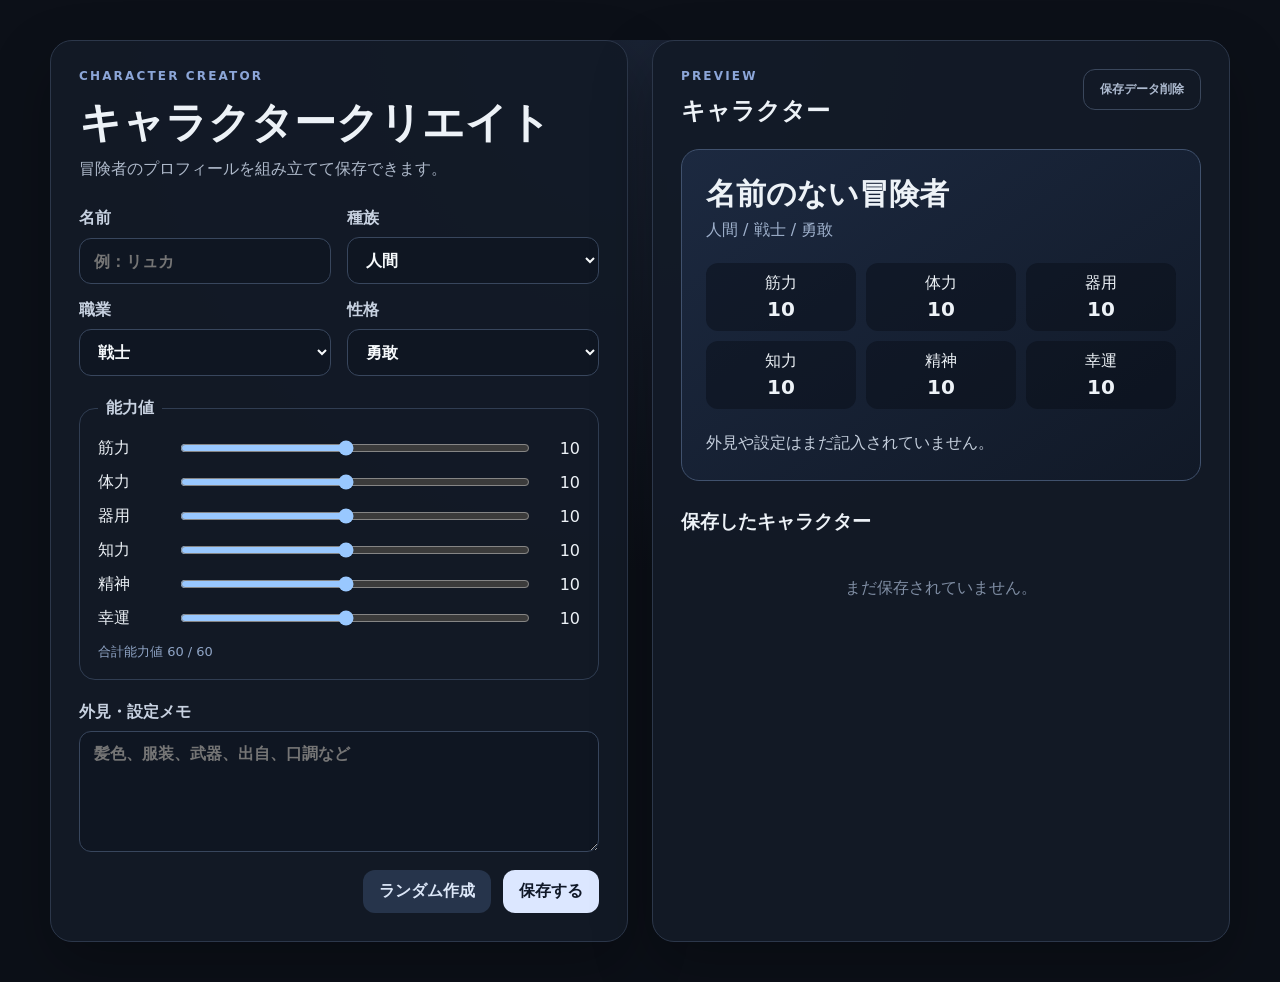
<file: index.html>
<!DOCTYPE html>
<html lang="ja">
<head>
  <meta charset="UTF-8" />
  <meta name="viewport" content="width=device-width, initial-scale=1.0" />
  <title>Character Creator</title>
  <link rel="stylesheet" href="style.css" />
</head>
<body>
  <main class="app-shell">
    <section class="panel creator-panel">
      <p class="eyebrow">CHARACTER CREATOR</p>
      <h1>キャラクタークリエイト</h1>
      <p class="lead">冒険者のプロフィールを組み立てて保存できます。</p>

      <form id="character-form">
        <div class="form-grid">
          <label>
            名前
            <input id="name" type="text" placeholder="例：リュカ" maxlength="30" required />
          </label>

          <label>
            種族
            <select id="race">
              <option>人間</option>
              <option>エルフ</option>
              <option>ドワーフ</option>
              <option>獣人</option>
              <option>竜人</option>
              <option>魔族</option>
            </select>
          </label>

          <label>
            職業
            <select id="job">
              <option>戦士</option>
              <option>騎士</option>
              <option>魔術師</option>
              <option>僧侶</option>
              <option>盗賊</option>
              <option>狩人</option>
              <option>錬金術師</option>
            </select>
          </label>

          <label>
            性格
            <select id="personality">
              <option>勇敢</option>
              <option>冷静</option>
              <option>陽気</option>
              <option>慎重</option>
              <option>好奇心旺盛</option>
              <option>無口</option>
            </select>
          </label>
        </div>

        <fieldset>
          <legend>能力値</legend>
          <div class="stats" id="stats"></div>
          <p id="point-status" class="point-status"></p>
        </fieldset>

        <label>
          外見・設定メモ
          <textarea id="appearance" rows="5" placeholder="髪色、服装、武器、出自、口調など"></textarea>
        </label>

        <div class="actions">
          <button type="button" class="secondary" id="randomize">ランダム作成</button>
          <button type="submit">保存する</button>
        </div>
      </form>
    </section>

    <section class="panel preview-panel">
      <div class="preview-heading">
        <div>
          <p class="eyebrow">PREVIEW</p>
          <h2>キャラクター</h2>
        </div>
        <button type="button" class="ghost" id="clear-all">保存データ削除</button>
      </div>

      <article class="character-card" id="preview-card"></article>

      <h3>保存したキャラクター</h3>
      <div id="saved-list" class="saved-list"></div>
    </section>
  </main>

  <script src="app.js"></script>
</body>
</html>
</file>
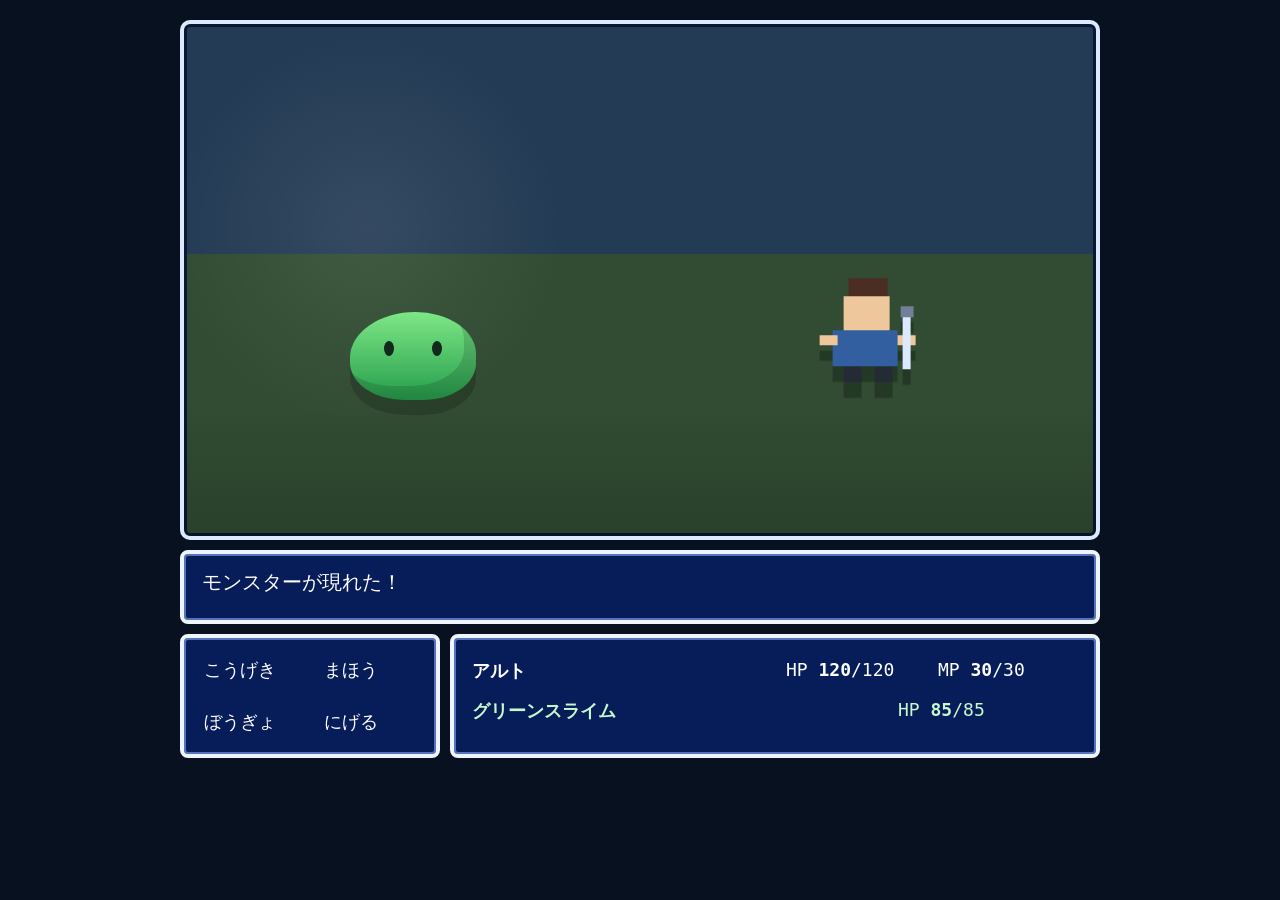
<file: battle-demo/index.html>
<!DOCTYPE html>
<html lang="ja">
<head>
  <meta charset="UTF-8" />
  <meta name="viewport" content="width=device-width, initial-scale=1.0" />
  <title>Battle Demo</title>
  <link rel="stylesheet" href="style.css" />
</head>
<body>
  <main class="battle-shell">
    <section class="battlefield" aria-label="battle field">
      <div class="enemy-side">
        <div id="enemy" class="enemy slime" aria-label="enemy"></div>
      </div>
      <div class="party-side">
        <div id="hero" class="hero-sprite" aria-label="hero"></div>
      </div>
      <div id="damage-pop" class="damage-pop"></div>
    </section>

    <section class="battle-ui">
      <div class="message-box" id="message">モンスターが現れた！</div>
      <div class="lower-ui">
        <div class="command-box" id="commands">
          <button data-command="attack">こうげき</button>
          <button data-command="magic">まほう</button>
          <button data-command="defend">ぼうぎょ</button>
          <button data-command="run">にげる</button>
        </div>
        <div class="status-box">
          <div class="status-row"><strong>アルト</strong><span>HP <b id="hero-hp">120</b>/120</span><span>MP <b id="hero-mp">30</b>/30</span></div>
          <div class="status-row enemy-status"><strong id="enemy-name">グリーンスライム</strong><span>HP <b id="enemy-hp">85</b>/85</span></div>
        </div>
      </div>
    </section>
  </main>
  <script src="battle.js"></script>
</body>
</html>
</file>
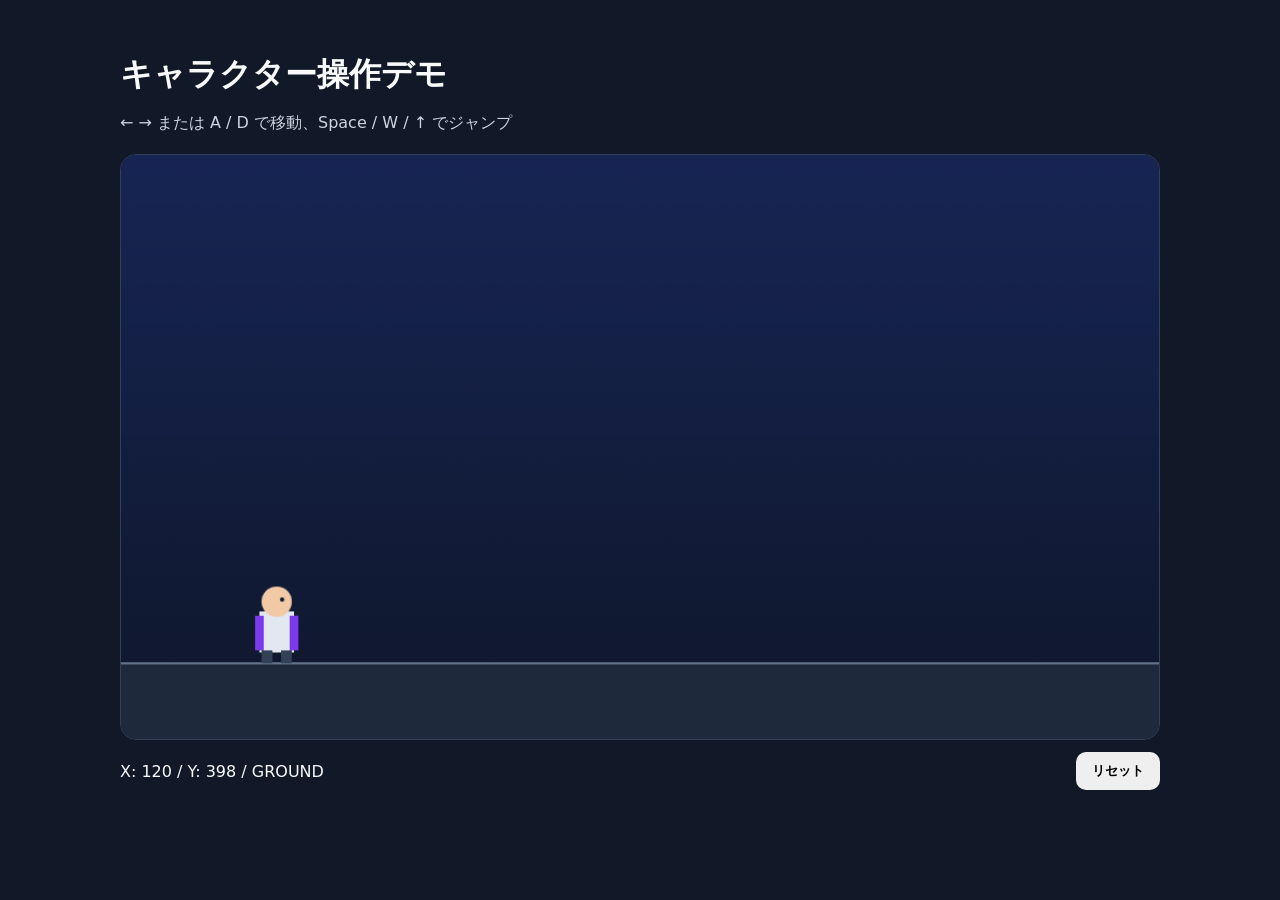
<file: movement-demo/index.html>
<!DOCTYPE html>
<html lang="ja">
<head>
  <meta charset="UTF-8" />
  <meta name="viewport" content="width=device-width, initial-scale=1.0" />
  <title>Character Movement Demo</title>
  <link rel="stylesheet" href="style.css" />
</head>
<body>
  <main class="page">
    <h1>キャラクター操作デモ</h1>
    <p>← → または A / D で移動、Space / W / ↑ でジャンプ</p>

    <canvas id="game" width="960" height="540"></canvas>

    <div class="status">
      <span id="position">X: 0 / Y: 0</span>
      <button id="reset" type="button">リセット</button>
    </div>
  </main>

  <script src="game.js"></script>
</body>
</html>
</file>
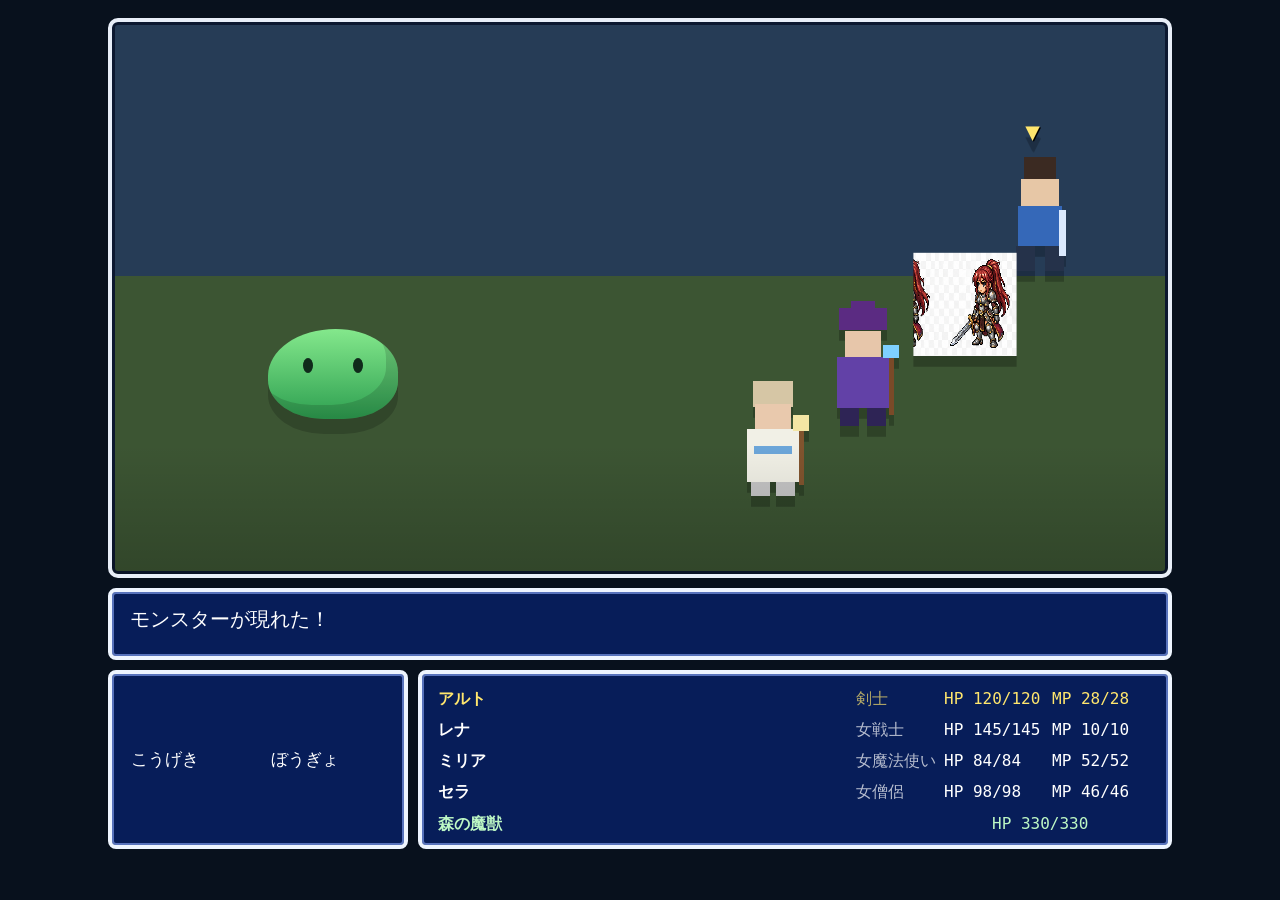
<file: party-battle/index.html>
<!DOCTYPE html>
<html lang="ja">
<head>
  <meta charset="UTF-8" />
  <meta name="viewport" content="width=device-width, initial-scale=1.0" />
  <title>Party Side View Battle</title>
  <link rel="stylesheet" href="style.css" />
</head>
<body>
  <main class="battle-shell">
    <section class="battlefield">
      <div class="enemy-group">
        <div id="enemy" class="enemy slime"></div>
      </div>
      <div id="party" class="party"></div>
      <div id="damage-pop" class="damage-pop"></div>
    </section>

    <section class="battle-ui">
      <div id="message" class="message-box">モンスターが現れた！</div>
      <div class="lower-ui">
        <div id="commands" class="command-box"></div>
        <div id="status" class="status-box"></div>
      </div>
    </section>
  </main>
  <script src="battle.js"></script>
</body>
</html>
</file>
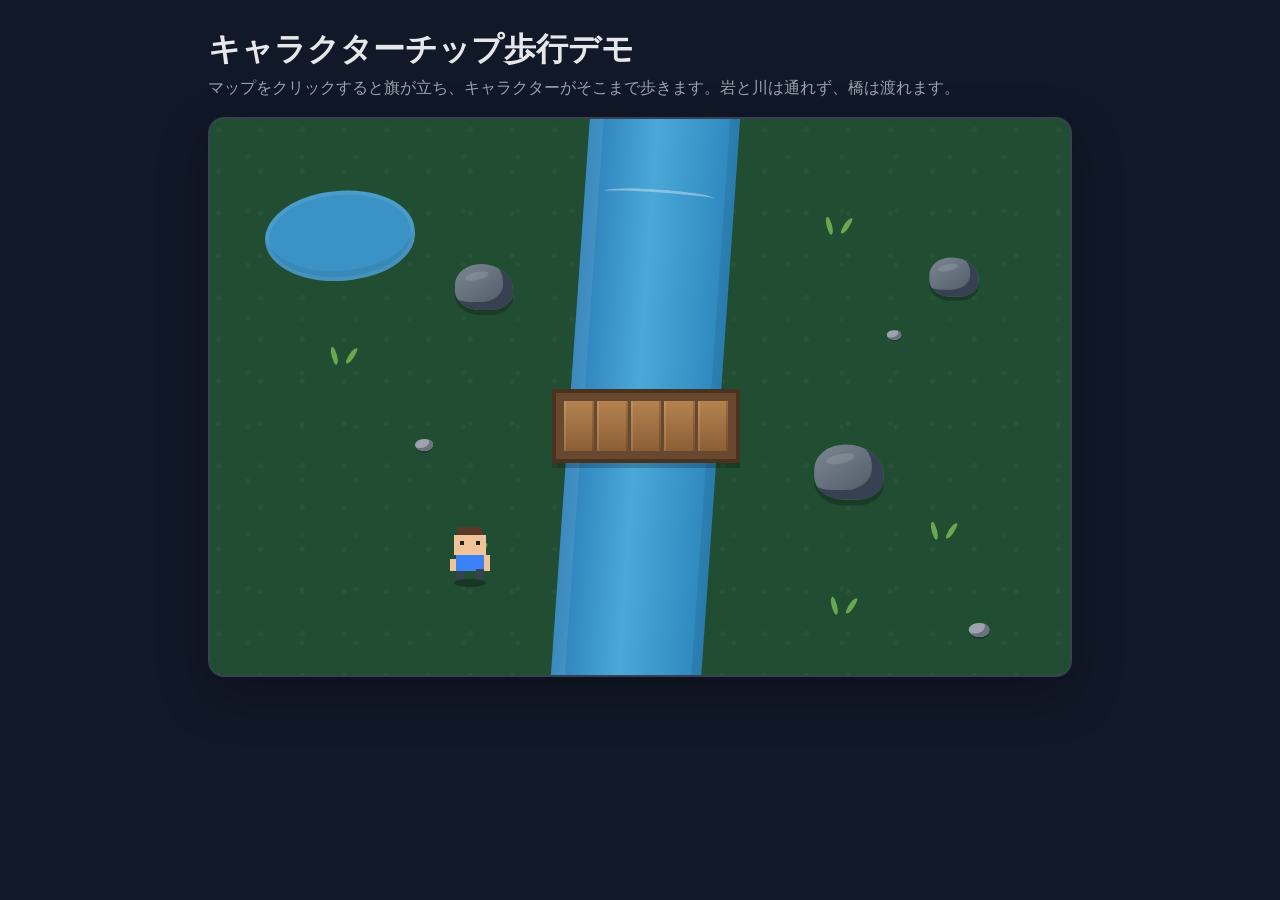
<file: walking-chip/index.html>
<!DOCTYPE html>
<html lang="ja">
<head>
  <meta charset="UTF-8" />
  <meta name="viewport" content="width=device-width, initial-scale=1.0" />
  <title>Character Chip Walk Demo</title>
  <link rel="stylesheet" href="style.css" />
</head>
<body>
  <main class="wrap">
    <h1>キャラクターチップ歩行デモ</h1>
    <p>マップをクリックすると旗が立ち、キャラクターがそこまで歩きます。岩と川は通れず、橋は渡れます。</p>
    <div id="stage" class="stage">
      <div class="river" aria-hidden="true"></div>
      <div class="water water-left" aria-hidden="true"></div>
      <div class="bridge" aria-hidden="true">
        <span></span><span></span><span></span><span></span><span></span>
      </div>

      <div class="grass grass-1" aria-hidden="true"></div>
      <div class="grass grass-2" aria-hidden="true"></div>
      <div class="grass grass-3" aria-hidden="true"></div>
      <div class="grass grass-4" aria-hidden="true"></div>
      <div class="grass grass-5" aria-hidden="true"></div>

      <div class="stone stone-1" aria-hidden="true"></div>
      <div class="stone stone-2" aria-hidden="true"></div>
      <div class="stone stone-3" aria-hidden="true"></div>

      <div class="rock rock-1 obstacle" aria-hidden="true"></div>
      <div class="rock rock-2 obstacle" aria-hidden="true"></div>
      <div class="rock rock-3 obstacle" aria-hidden="true"></div>

      <div id="flag" class="flag" aria-label="destination"><span></span></div>
      <div id="player" class="player" aria-label="player"></div>
    </div>
  </main>
  <script src="game.js"></script>
</body>
</html>
</file>
<file: style.css>
:root {
  color-scheme: dark;
  font-family: Inter, "Noto Sans JP", system-ui, sans-serif;
  background: #0c1018;
  color: #edf2f7;
}

* { box-sizing: border-box; }
body { margin: 0; min-height: 100vh; background: radial-gradient(circle at top, #1a2334 0, #0c1018 48%); }
button, input, select, textarea { font: inherit; }
button { cursor: pointer; }

.app-shell {
  width: min(1180px, calc(100% - 32px));
  margin: 40px auto;
  display: grid;
  grid-template-columns: 1fr 1fr;
  gap: 24px;
}

.panel {
  background: rgba(19, 26, 39, .94);
  border: 1px solid #2c374a;
  border-radius: 22px;
  padding: 28px;
  box-shadow: 0 24px 60px rgba(0,0,0,.25);
}

h1, h2, h3, p { margin-top: 0; }
h1 { font-size: clamp(28px, 4vw, 42px); margin-bottom: 8px; }
h2 { margin-bottom: 0; }
h3 { margin-top: 28px; }
.eyebrow { color: #8ca6d8; letter-spacing: .18em; font-size: 12px; font-weight: 800; }
.lead { color: #aeb9ca; margin-bottom: 28px; }

.form-grid { display: grid; grid-template-columns: 1fr 1fr; gap: 16px; }
label { display: grid; gap: 8px; color: #c8d2e1; font-weight: 700; }
input, select, textarea {
  width: 100%; border: 1px solid #38465d; border-radius: 12px; padding: 12px 14px;
  background: #0f1622; color: #f7fafc; outline: none;
}
input:focus, select:focus, textarea:focus { border-color: #7896d1; box-shadow: 0 0 0 3px rgba(120,150,209,.12); }
textarea { resize: vertical; }

fieldset { border: 1px solid #303d52; border-radius: 16px; margin: 22px 0; padding: 18px; }
legend { padding: 0 8px; color: #c8d2e1; font-weight: 800; }
.stats { display: grid; gap: 12px; }
.stat-row { display: grid; grid-template-columns: 70px 1fr 42px; gap: 10px; align-items: center; }
.stat-row input { padding: 0; }
.stat-value { text-align: right; font-variant-numeric: tabular-nums; }
.point-status { margin: 14px 0 0; color: #8fa4c5; font-size: 13px; }

.actions { display: flex; justify-content: flex-end; gap: 12px; margin-top: 18px; }
button { border: 0; border-radius: 12px; padding: 11px 16px; background: #dce7ff; color: #101827; font-weight: 800; }
button.secondary { background: #26344b; color: #dbe6f7; }
button.ghost { background: transparent; border: 1px solid #3a475c; color: #aebbd0; font-size: 12px; }
.preview-heading { display: flex; justify-content: space-between; gap: 16px; align-items: flex-start; }

.character-card {
  margin-top: 22px; min-height: 280px; border-radius: 18px; padding: 24px;
  background: linear-gradient(145deg, #1c2940, #111927); border: 1px solid #40516d;
}
.card-name { font-size: 30px; margin-bottom: 5px; }
.card-meta { color: #9fb1cc; margin-bottom: 22px; }
.card-stats { display: grid; grid-template-columns: repeat(3, 1fr); gap: 10px; }
.card-stat { background: rgba(8,13,21,.45); border-radius: 12px; padding: 10px; text-align: center; }
.card-stat strong { display: block; font-size: 20px; margin-top: 3px; }
.card-note { margin-top: 20px; color: #c5cfdd; white-space: pre-wrap; line-height: 1.7; }

.saved-list { display: grid; gap: 10px; }
.saved-item { display: flex; align-items: center; justify-content: space-between; gap: 12px; background: #0f1622; border: 1px solid #2e3a4d; border-radius: 12px; padding: 12px 14px; }
.saved-item p { margin: 0; }
.saved-item small { color: #8d9bb0; }
.saved-item button { padding: 7px 10px; font-size: 12px; }
.empty { color: #7f8da3; text-align: center; padding: 24px 0; }

@media (max-width: 820px) {
  .app-shell { grid-template-columns: 1fr; margin: 16px auto; }
}
@media (max-width: 520px) {
  .form-grid { grid-template-columns: 1fr; }
  .panel { padding: 20px; }
  .card-stats { grid-template-columns: repeat(2, 1fr); }
  .actions { flex-direction: column; }
}
</file>
<file: battle-demo/style.css>
*{box-sizing:border-box}body{margin:0;background:#07111f;color:#fff;font-family:ui-monospace,SFMono-Regular,Menlo,Consolas,monospace}.battle-shell{width:min(960px,100vw);margin:0 auto;min-height:100vh;padding:20px}.battlefield{position:relative;height:520px;overflow:hidden;border:4px solid #dbeafe;border-radius:10px;background:linear-gradient(#243b55 0 45%,#314c32 45% 100%);box-shadow:inset 0 0 0 3px #0b1730}.battlefield::before{content:"";position:absolute;inset:0;background:radial-gradient(circle at 20% 40%,rgba(255,255,255,.08),transparent 25%),linear-gradient(transparent 75%,rgba(0,0,0,.16));pointer-events:none}.enemy-side{position:absolute;left:13%;bottom:90px;width:220px;height:180px;display:grid;place-items:center}.party-side{position:absolute;right:15%;bottom:68px;width:190px;height:220px;display:grid;place-items:center}.enemy{position:relative;width:126px;height:88px;border-radius:52% 48% 42% 43%;background:linear-gradient(#7ee787,#259d4b);box-shadow:inset -12px -14px 0 rgba(0,0,0,.14),0 15px 0 rgba(0,0,0,.18)}.enemy::before,.enemy::after{content:"";position:absolute;top:29px;width:10px;height:15px;border-radius:50%;background:#102a1b}.enemy::before{left:34px}.enemy::after{right:34px}.enemy.hit{animation:enemyHit .22s 2}.hero-sprite{width:48px;height:48px;background-image:url("battle-hero-chip.svg");background-repeat:no-repeat;background-size:144px 192px;image-rendering:pixelated;transform:scale(2.6);transform-origin:bottom center;filter:drop-shadow(0 6px 0 rgba(0,0,0,.25));will-change:background-position,transform,filter}.hero-sprite.lunge{animation:heroLunge .42s ease}.hero-sprite.flash{animation:heroFlash .2s 3}.hero-sprite.victory-hop{animation:victoryHop .55s ease-in-out infinite}.battle-ui{margin-top:10px}.message-box,.command-box,.status-box{background:#071d59;border:4px solid #eef5ff;border-radius:8px;box-shadow:inset 0 0 0 2px #5873bc}.message-box{min-height:74px;padding:15px 18px;font-size:20px}.lower-ui{display:grid;grid-template-columns:260px 1fr;gap:10px;margin-top:10px}.command-box{display:grid;grid-template-columns:1fr 1fr;padding:10px;gap:8px}.command-box button{border:0;background:transparent;color:#fff;text-align:left;font:inherit;font-size:18px;padding:10px;cursor:pointer}.command-box button:hover:not(:disabled),.command-box button:focus-visible:not(:disabled){background:#17367f;outline:2px solid #fff}.command-box button:disabled{opacity:.45;cursor:not-allowed}.status-box{padding:13px 18px}.status-row{display:grid;grid-template-columns:1fr 140px 140px;gap:12px;padding:8px 0;font-size:18px}.enemy-status{grid-template-columns:1fr 180px;color:#c7f9cc}.damage-pop{position:absolute;display:none;font-size:27px;font-weight:800;color:#fff;text-shadow:2px 2px #000;pointer-events:none}.damage-pop.show{display:block;animation:damagePop .65s ease forwards}@keyframes heroLunge{0%,100%{transform:scale(2.6) translateX(0)}50%{transform:scale(2.6) translateX(-36px)}}@keyframes heroFlash{50%{filter:brightness(2.2) drop-shadow(0 6px 0 rgba(0,0,0,.25));transform:scale(2.6) translateX(4px)}}@keyframes victoryHop{0%,100%{transform:scale(2.6) translateY(0)}50%{transform:scale(2.6) translateY(-8px)}}@keyframes enemyHit{50%{transform:translateX(-10px);filter:brightness(1.7)}}@keyframes damagePop{0%{opacity:0;transform:translateY(10px)}30%{opacity:1}100%{opacity:0;transform:translateY(-45px)}}@media(max-width:700px){.battle-shell{padding:8px}.battlefield{height:420px}.lower-ui{grid-template-columns:1fr}.status-row{grid-template-columns:1fr 100px 100px}.enemy-status{grid-template-columns:1fr 140px}.enemy-side{left:5%}.party-side{right:5%}}
</file>
<file: movement-demo/style.css>
* { box-sizing: border-box; }

body {
  margin: 0;
  min-height: 100vh;
  font-family: system-ui, -apple-system, BlinkMacSystemFont, "Segoe UI", sans-serif;
  background: #111827;
  color: #f9fafb;
}

.page {
  width: min(1040px, calc(100% - 32px));
  margin: 0 auto;
  padding: 32px 0;
}

h1 { margin-bottom: 8px; }

p { color: #cbd5e1; }

canvas {
  display: block;
  width: 100%;
  height: auto;
  margin-top: 20px;
  border: 1px solid #334155;
  border-radius: 16px;
  background: #0f172a;
}

.status {
  display: flex;
  justify-content: space-between;
  align-items: center;
  margin-top: 12px;
}

button {
  border: 0;
  border-radius: 10px;
  padding: 10px 16px;
  font-weight: 700;
  cursor: pointer;
}
</file>
<file: party-battle/style.css>
*{box-sizing:border-box}body{margin:0;background:#08111d;color:#fff;font-family:ui-monospace,SFMono-Regular,Menlo,Consolas,monospace}.battle-shell{width:min(1100px,100vw);margin:0 auto;min-height:100vh;padding:18px}.battlefield{position:relative;height:560px;overflow:hidden;border:4px solid #e8eef8;border-radius:10px;background:linear-gradient(#263c56 0 46%,#3c5533 46% 100%);box-shadow:inset 0 0 0 3px #0c1830}.battlefield:after{content:"";position:absolute;left:0;right:0;bottom:0;height:130px;background:linear-gradient(transparent,rgba(0,0,0,.18));pointer-events:none}.enemy-group{position:absolute;left:10%;bottom:105px;width:230px;height:190px;display:grid;place-items:center}.enemy{width:130px;height:90px;border-radius:52% 48% 42% 43%;background:linear-gradient(#84e88c,#2d9f50);box-shadow:inset -12px -14px 0 rgba(0,0,0,.14),0 15px 0 rgba(0,0,0,.18);position:relative}.enemy:before,.enemy:after{content:"";position:absolute;top:29px;width:10px;height:15px;border-radius:50%;background:#102a1b}.enemy:before{left:35px}.enemy:after{right:35px}.enemy.hit{animation:enemyHit .2s 2}.party{position:absolute;right:7%;bottom:48px;width:390px;height:420px}.party-member{--sprite-scale:1.35;position:absolute;width:72px;height:96px;background-image:url("party-chips.svg");background-repeat:no-repeat;background-size:288px 1536px;image-rendering:pixelated;transform:scale(var(--sprite-scale));transform-origin:bottom center;filter:drop-shadow(0 8px 0 rgba(0,0,0,.22))}.party-member.warrior-sprite{--sprite-scale:2.15;width:48px;height:48px;background-image:url("assets/warrior-sprite-game.png");background-size:144px 192px;filter:drop-shadow(0 5px 0 rgba(0,0,0,.24))}.party-member.active:after{content:"▼";position:absolute;left:25px;top:-22px;color:#ffe66d;font-size:18px;text-shadow:1px 1px #000}.party-member.warrior-sprite.active:after{left:15px;top:-18px;font-size:13px}.party-member.attack{animation:partyAttack .38s ease}.party-member.hit{animation:partyHit .25s 2}.party-member.victory{animation:victoryBounce .5s ease-in-out infinite alternate}.party-member.down{filter:grayscale(1) brightness(.55);transform:scale(var(--sprite-scale)) rotate(90deg);transform-origin:center}.member-0{right:18px;bottom:250px}.member-1{right:105px;bottom:170px}.member-2{right:195px;bottom:95px}.member-3{right:285px;bottom:25px}.damage-pop{position:absolute;display:none;font-size:28px;font-weight:800;text-shadow:2px 2px #000;z-index:10}.damage-pop.show{display:block;animation:damagePop .65s ease forwards}.battle-ui{margin-top:10px}.message-box,.command-box,.status-box{background:#071d59;border:4px solid #eef5ff;border-radius:8px;box-shadow:inset 0 0 0 2px #5873bc}.message-box{min-height:72px;padding:14px 18px;font-size:20px}.lower-ui{display:grid;grid-template-columns:300px 1fr;gap:10px;margin-top:10px}.command-box{display:grid;grid-template-columns:1fr 1fr;gap:7px;padding:10px;min-height:155px}.command-box button{border:0;background:transparent;color:#fff;text-align:left;font:inherit;font-size:17px;padding:9px;cursor:pointer}.command-box button:hover:not(:disabled),.command-box button:focus-visible:not(:disabled){background:#17367f;outline:2px solid #fff}.command-box button:disabled{opacity:.45}.status-box{padding:10px 16px}.status-row{display:grid;grid-template-columns:1.2fr 80px 100px 100px;gap:8px;padding:5px 0;font-size:16px}.status-row.current{color:#ffe66d}.status-row.down{color:#999}.job{opacity:.7}.enemy-status{margin-top:6px;color:#bdf7c4}.enemy-status-row{display:grid;grid-template-columns:1fr 160px;gap:10px}@keyframes enemyHit{50%{transform:translateX(-12px);filter:brightness(1.6)}}@keyframes partyAttack{50%{transform:translateX(-85px) scale(var(--sprite-scale))}}@keyframes partyHit{50%{transform:translateX(10px) scale(var(--sprite-scale));filter:brightness(1.8)}}@keyframes victoryBounce{to{transform:translateY(-8px) scale(var(--sprite-scale))}}@keyframes damagePop{0%{opacity:0;transform:translateY(8px)}25%{opacity:1}100%{opacity:0;transform:translateY(-42px)}}@media(max-width:760px){.battle-shell{padding:6px}.battlefield{height:470px}.party{right:1%;transform:scale(.8);transform-origin:right bottom}.lower-ui{grid-template-columns:1fr}.status-row{grid-template-columns:1fr 65px 85px 85px}.enemy-group{left:3%}}
</file>
<file: walking-chip/style.css>
*{box-sizing:border-box}body{margin:0;background:#111827;color:#e5e7eb;font-family:system-ui,-apple-system,BlinkMacSystemFont,"Segoe UI",sans-serif}.wrap{max-width:920px;margin:0 auto;padding:28px}.wrap h1{margin:0 0 6px}.wrap p{margin:0 0 18px;color:#9ca3af}.stage{position:relative;width:100%;height:560px;overflow:hidden;cursor:crosshair;border:2px solid #374151;border-radius:16px;background-color:#214d32;background-image:radial-gradient(circle at 20% 25%,rgba(255,255,255,.04) 0 2px,transparent 3px),radial-gradient(circle at 70% 70%,rgba(255,255,255,.03) 0 2px,transparent 3px);background-size:42px 42px,54px 54px;box-shadow:0 18px 50px rgba(0,0,0,.25)}.river{position:absolute;left:360px;top:-40px;width:150px;height:650px;background:linear-gradient(90deg,#2c7fb8,#4aa8d8 45%,#2d86bd);transform:rotate(4deg);box-shadow:inset 14px 0 rgba(255,255,255,.08),inset -10px 0 rgba(0,0,0,.08);z-index:0}.river::before,.river::after{content:"";position:absolute;left:20px;right:20px;height:8px;border-radius:50%;border-top:3px solid rgba(255,255,255,.35)}.river::before{top:110px}.river::after{top:360px}.water{position:absolute;background:#3b93c5;border-radius:48% 52% 46% 54%;box-shadow:inset 0 0 0 4px rgba(255,255,255,.08),inset 0 -10px rgba(0,0,0,.07);z-index:0}.water-left{left:55px;top:72px;width:150px;height:90px;transform:rotate(-7deg)}.bridge{position:absolute;left:342px;top:270px;width:188px;height:74px;display:flex;gap:3px;padding:8px;background:#68492f;border:4px solid #4a321f;box-shadow:0 5px 0 rgba(0,0,0,.22);z-index:1}.bridge span{flex:1;background:linear-gradient(#b5824f,#8b5f35);border-left:2px solid rgba(255,255,255,.12);border-right:2px solid rgba(0,0,0,.15)}.grass{position:absolute;width:26px;height:20px;z-index:1}.grass::before,.grass::after{content:"";position:absolute;bottom:0;width:6px;height:18px;background:#6aa84f;border-radius:80% 20% 80% 20%;transform-origin:bottom}.grass::before{left:5px;transform:rotate(-24deg)}.grass::after{right:5px;transform:rotate(24deg)}.grass-1{left:120px;top:225px}.grass-2{left:250px;top:420px}.grass-3{left:615px;top:95px}.grass-4{left:720px;top:400px}.grass-5{left:620px;top:475px}.stone{position:absolute;width:18px;height:12px;border-radius:50% 45% 48% 52%;background:#9ca3af;box-shadow:inset -4px -3px #6b7280,0 2px 0 rgba(0,0,0,.2);z-index:1}.stone-1{left:205px;top:320px}.stone-2{left:675px;top:210px;transform:scale(.8)}.stone-3{left:760px;top:505px;transform:scale(1.15)}.rock{position:absolute;width:58px;height:46px;border-radius:45% 55% 38% 42%;background:linear-gradient(145deg,#7b8792,#4b5563);box-shadow:inset -10px -8px #374151,0 5px 0 rgba(0,0,0,.22);z-index:2}.rock::before{content:"";position:absolute;left:10px;top:8px;width:24px;height:8px;border-radius:50%;background:rgba(255,255,255,.12);transform:rotate(-12deg)}.rock-1{left:245px;top:145px}.rock-2{left:610px;top:330px;transform:scale(1.2)}.rock-3{left:715px;top:135px;transform:scale(.85)}.player{position:absolute;left:416px;top:248px;width:32px;height:32px;background-image:url("character-chip.svg");background-repeat:no-repeat;background-size:96px 128px;image-rendering:pixelated;transform:scale(2);transform-origin:center center;will-change:left,top,background-position;z-index:5}.player::after{content:"";position:absolute;left:8px;bottom:-3px;width:16px;height:4px;border-radius:50%;background:rgba(0,0,0,.28);z-index:-1}.flag{display:none;position:absolute;width:28px;height:38px;transform:translate(-5px,-34px);pointer-events:none;z-index:4}.flag::before{content:"";position:absolute;left:5px;top:2px;width:3px;height:32px;background:#e5e7eb;box-shadow:1px 0 0 rgba(0,0,0,.3)}.flag::after{content:"";position:absolute;left:8px;top:3px;width:19px;height:13px;background:#ef4444;clip-path:polygon(0 0,100% 18%,72% 55%,100% 100%,0 88%);filter:drop-shadow(1px 1px 0 rgba(0,0,0,.35))}.flag span{position:absolute;left:0;bottom:1px;width:14px;height:5px;border-radius:50%;background:rgba(0,0,0,.3)}body::after{content:"";position:fixed;inset:0;background:#fff;opacity:0;pointer-events:none;z-index:9999}body.encounter-flash::after{animation:encounterFlash .32s steps(2,end)}@keyframes encounterFlash{0%{opacity:0}30%{opacity:1}55%{opacity:.15}80%{opacity:1}100%{opacity:0}}
</file>
